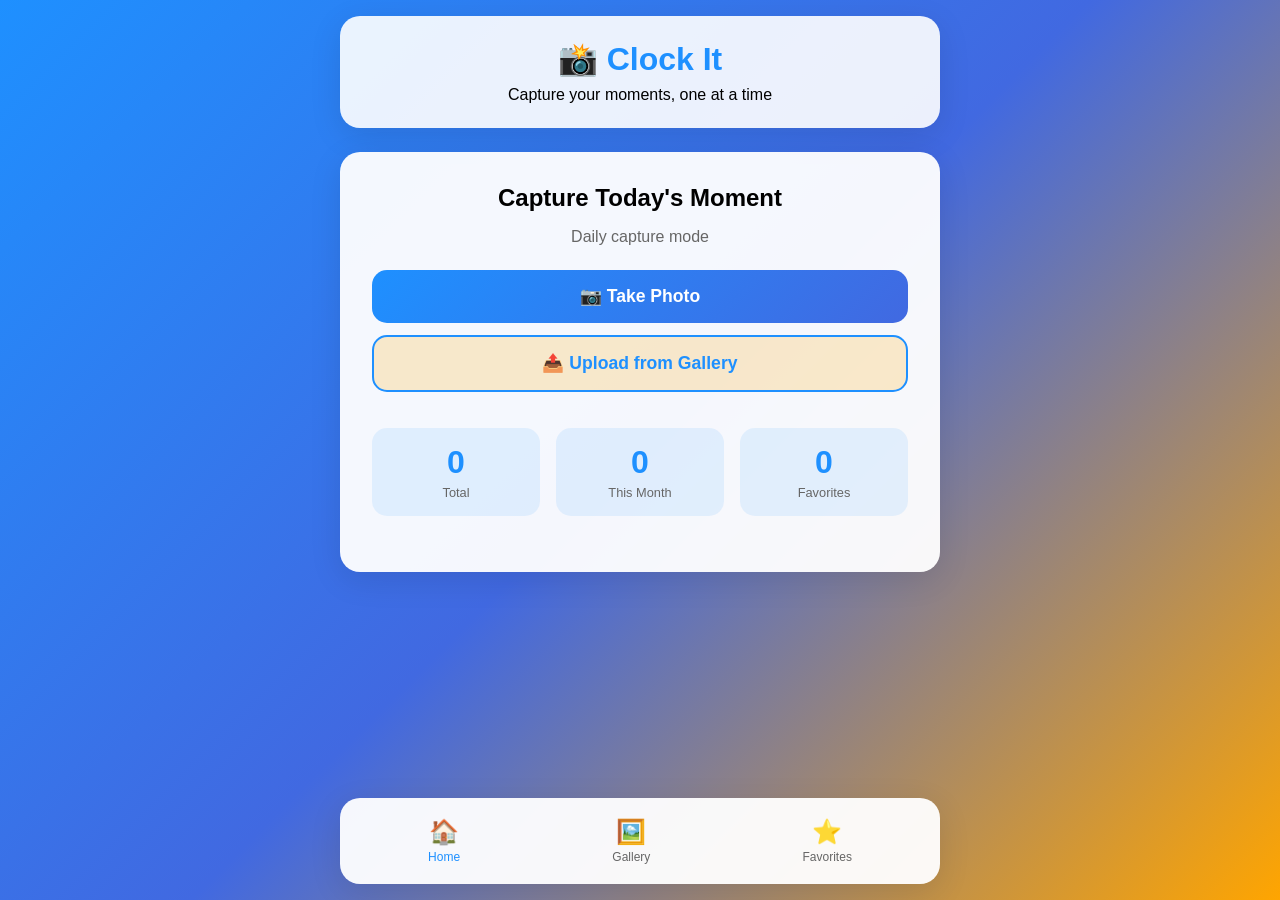
<file: INDEX.html>
<!DOCTYPE html>
<html lang="en">
<head>
    <meta charset="UTF-8">
    <meta name="viewport" content="width=device-width, initial-scale=1.0">
    <meta name="theme-color" content="#1e90ff">
    <title>Clock It - Photo Journal</title>
    <link rel="manifest" href="manifest.json">
    <style>
        * {
            margin: 0;
            padding: 0;
            box-sizing: border-box;
        }

        body {
            font-family: -apple-system, BlinkMacSystemFont, 'Segoe UI', sans-serif;
            background: linear-gradient(135deg, #1e90ff 0%, #4169e1 50%, #ffa500 100%);
            min-height: 100vh;
            padding: 1rem;
        }

        .container {
            max-width: 600px;
            margin: 0 auto;
            padding-bottom: 6rem;
        }

        .header {
            background: rgba(255, 255, 255, 0.9);
            padding: 1.5rem;
            border-radius: 20px;
            margin-bottom: 1.5rem;
            box-shadow: 0 8px 32px rgba(0, 0, 0, 0.1);
            text-align: center;
        }

        .header h1 {
            color: #1e90ff;
            font-size: 2rem;
            margin-bottom: 0.5rem;
        }

        .card {
            background: rgba(255, 255, 255, 0.95);
            padding: 2rem;
            border-radius: 20px;
            margin-bottom: 1.5rem;
            box-shadow: 0 8px 32px rgba(0, 0, 0, 0.1);
        }

        .btn {
            width: 100%;
            padding: 1rem;
            border: none;
            border-radius: 15px;
            font-size: 1.1rem;
            font-weight: 600;
            cursor: pointer;
            margin-bottom: 0.75rem;
            transition: all 0.3s;
        }

        .btn-primary {
            background: linear-gradient(135deg, #1e90ff, #4169e1);
            color: white;
        }

        .btn-primary:hover {
            transform: translateY(-2px);
            box-shadow: 0 6px 20px rgba(30, 144, 255, 0.4);
        }

        .btn-secondary {
            background: rgba(255, 165, 0, 0.2);
            color: #1e90ff;
            border: 2px solid #1e90ff;
        }

        .stats {
            display: grid;
            grid-template-columns: repeat(3, 1fr);
            gap: 1rem;
            margin: 1.5rem 0;
        }

        .stat {
            text-align: center;
            background: rgba(30, 144, 255, 0.1);
            padding: 1rem;
            border-radius: 15px;
        }

        .stat-value {
            font-size: 2rem;
            font-weight: bold;
            color: #1e90ff;
        }

        .stat-label {
            font-size: 0.8rem;
            color: #666;
            margin-top: 0.25rem;
        }

        .gallery {
            display: grid;
            grid-template-columns: repeat(auto-fill, minmax(150px, 1fr));
            gap: 1rem;
        }

        .gallery-item {
            background: white;
            border-radius: 15px;
            overflow: hidden;
            box-shadow: 0 4px 12px rgba(0, 0, 0, 0.1);
            position: relative;
        }

        .gallery-item img {
            width: 100%;
            height: 180px;
            object-fit: cover;
        }

        .gallery-item-info {
            padding: 0.75rem;
        }

        .gallery-item-date {
            font-size: 0.85rem;
            color: #666;
        }

        .star-btn {
            position: absolute;
            top: 0.5rem;
            right: 0.5rem;
            background: rgba(0, 0, 0, 0.5);
            border: none;
            border-radius: 50%;
            width: 36px;
            height: 36px;
            color: white;
            cursor: pointer;
            font-size: 1.25rem;
        }

        .star-btn.starred {
            color: #ffa500;
        }

        .bottom-nav {
            position: fixed;
            bottom: 1rem;
            left: 1rem;
            right: 1rem;
            max-width: 600px;
            margin: 0 auto;
            background: rgba(255, 255, 255, 0.95);
            padding: 0.75rem;
            border-radius: 20px;
            display: flex;
            justify-content: space-around;
            box-shadow: 0 8px 32px rgba(0, 0, 0, 0.1);
        }

        .nav-btn {
            background: none;
            border: none;
            padding: 0.5rem;
            cursor: pointer;
            color: #666;
            font-size: 0.75rem;
            display: flex;
            flex-direction: column;
            align-items: center;
            gap: 0.25rem;
        }

        .nav-btn.active {
            color: #1e90ff;
        }

        .view {
            display: none;
        }

        .view.active {
            display: block;
        }

        .empty-state {
            text-align: center;
            padding: 3rem 1rem;
            color: #666;
        }

        .empty-state svg {
            width: 4rem;
            height: 4rem;
            margin-bottom: 1rem;
            opacity: 0.3;
        }

        .upload-count {
            display: inline-block;
            background: #ffa500;
            color: white;
            padding: 0.2rem 0.5rem;
            border-radius: 10px;
            font-size: 0.75rem;
            margin-left: 0.5rem;
        }

        .hidden {
            display: none;
        }

        .toast {
            position: fixed;
            bottom: 6rem;
            left: 50%;
            transform: translateX(-50%);
            background: rgba(0, 0, 0, 0.8);
            color: white;
            padding: 1rem 1.5rem;
            border-radius: 15px;
            z-index: 1000;
        }
    </style>
</head>
<body>
    <div class="container">
        <!-- Home View -->
        <div id="home-view" class="view active">
            <div class="header">
                <h1>📸 Clock It</h1>
                <p>Capture your moments, one at a time</p>
            </div>

            <div class="card">
                <h2 id="capture-status" style="text-align: center; margin-bottom: 1rem;">Capture Today's Moment</h2>
                <p id="frequency-display" style="text-align: center; color: #666; margin-bottom: 1.5rem;">Daily capture mode</p>

                <button class="btn btn-primary" onclick="document.getElementById('photo-input').click()">
                    📷 Take Photo
                </button>
                <input type="file" id="photo-input" accept="image/*" capture="environment" style="display: none;">

                <button class="btn btn-secondary" onclick="document.getElementById('upload-input').click()">
                    📤 Upload from Gallery
                    <span id="upload-count" class="upload-count"></span>
                </button>
                <input type="file" id="upload-input" accept="image/*" multiple style="display: none;">

                <div class="stats">
                    <div class="stat">
                        <div class="stat-value" id="total-moments">0</div>
                        <div class="stat-label">Total</div>
                    </div>
                    <div class="stat">
                        <div class="stat-value" id="month-moments">0</div>
                        <div class="stat-label">This Month</div>
                    </div>
                    <div class="stat">
                        <div class="stat-value" id="favorites-count">0</div>
                        <div class="stat-label">Favorites</div>
                    </div>
                </div>
            </div>
        </div>

        <!-- Gallery View -->
        <div id="gallery-view" class="view">
            <div class="header">
                <h1>🖼️ Gallery</h1>
            </div>
            <div id="gallery-grid" class="gallery">
                <div class="empty-state">
                    <p>No moments captured yet</p>
                </div>
            </div>
        </div>

        <!-- Favorites View -->
        <div id="favorites-view" class="view">
            <div class="header">
                <h1>⭐ Favorites</h1>
            </div>
            <div id="favorites-grid" class="gallery">
                <div class="empty-state">
                    <p>No favorites yet</p>
                </div>
            </div>
        </div>
    </div>

    <div class="bottom-nav">
        <button class="nav-btn active" onclick="showView('home')">
            <span style="font-size: 1.5rem;">🏠</span>
            <span>Home</span>
        </button>
        <button class="nav-btn" onclick="showView('gallery')">
            <span style="font-size: 1.5rem;">🖼️</span>
            <span>Gallery</span>
        </button>
        <button class="nav-btn" onclick="showView('favorites')">
            <span style="font-size: 1.5rem;">⭐</span>
            <span>Favorites</span>
        </button>
    </div>

    <div id="toast" class="toast hidden"></div>

    <script>
        // Simple, guaranteed to work version
        let photos = [];
        let favorites = new Set();
        let uploadsThisMonth = 0;
        const MAX_UPLOADS = 3;

        // Load data
        function loadData() {
            const saved = localStorage.getItem('clockit-photos');
            const savedFavs = localStorage.getItem('clockit-favorites');
            const savedUploads = localStorage.getItem('clockit-uploads');
            
            if (saved) photos = JSON.parse(saved);
            if (savedFavs) favorites = new Set(JSON.parse(savedFavs));
            if (savedUploads) uploadsThisMonth = parseInt(savedUploads);
            
            updateUI();
        }

        // Save data
        function saveData() {
            localStorage.setItem('clockit-photos', JSON.stringify(photos));
            localStorage.setItem('clockit-favorites', JSON.stringify([...favorites]));
            localStorage.setItem('clockit-uploads', uploadsThisMonth.toString());
        }

        // Capture photo
        document.getElementById('photo-input').addEventListener('change', (e) => {
            const file = e.target.files[0];
            if (!file) return;

            const reader = new FileReader();
            reader.onload = (event) => {
                photos.push({
                    id: Date.now(),
                    data: event.target.result,
                    date: new Date().toISOString()
                });
                saveData();
                updateUI();
                showToast('Photo captured! 📸');
            };
            reader.readAsDataURL(file);
            e.target.value = '';
        });

        // Upload photos
        document.getElementById('upload-input').addEventListener('change', (e) => {
            const files = e.target.files;
            if (!files.length) return;

            const remaining = MAX_UPLOADS - uploadsThisMonth;
            if (remaining <= 0) {
                showToast('Upload limit reached! Upgrade to Premium');
                return;
            }

            const count = Math.min(files.length, remaining);
            let processed = 0;

            for (let i = 0; i < count; i++) {
                const reader = new FileReader();
                reader.onload = (event) => {
                    photos.push({
                        id: Date.now() + i,
                        data: event.target.result,
                        date: new Date().toISOString(),
                        uploaded: true
                    });
                    processed++;
                    if (processed === count) {
                        uploadsThisMonth += count;
                        saveData();
                        updateUI();
                        showToast(`${count} photo(s) uploaded! 📤`);
                    }
                };
                reader.readAsDataURL(files[i]);
            }
            e.target.value = '';
        });

        // Toggle favorite
        function toggleFavorite(id) {
            if (favorites.has(id)) {
                favorites.delete(id);
            } else {
                favorites.add(id);
            }
            saveData();
            updateUI();
        }

        // Update UI
        function updateUI() {
            document.getElementById('total-moments').textContent = photos.length;
            document.getElementById('favorites-count').textContent = favorites.size;
            
            const now = new Date();
            const monthPhotos = photos.filter(p => {
                const d = new Date(p.date);
                return d.getMonth() === now.getMonth() && d.getFullYear() === now.getFullYear();
            });
            document.getElementById('month-moments').textContent = monthPhotos.length;

            // Update upload count
            const remaining = MAX_UPLOADS - uploadsThisMonth;
            const uploadCountEl = document.getElementById('upload-count');
            uploadCountEl.textContent = remaining > 0 ? `${remaining} left` : 'Limit reached';
            uploadCountEl.style.display = uploadsThisMonth > 0 ? 'inline-block' : 'none';

            updateGallery();
            updateFavorites();
        }

        // Update gallery
        function updateGallery() {
            const grid = document.getElementById('gallery-grid');
            if (photos.length === 0) {
                grid.innerHTML = '<div class="empty-state"><p>No moments yet</p></div>';
                return;
            }

            grid.innerHTML = photos.slice().reverse().map(photo => `
                <div class="gallery-item">
                    <img src="${photo.data}" alt="Moment">
                    <button class="star-btn ${favorites.has(photo.id) ? 'starred' : ''}" onclick="toggleFavorite(${photo.id})">
                        ${favorites.has(photo.id) ? '★' : '☆'}
                    </button>
                    <div class="gallery-item-info">
                        <div class="gallery-item-date">${new Date(photo.date).toLocaleDateString()}</div>
                    </div>
                </div>
            `).join('');
        }

        // Update favorites
        function updateFavorites() {
            const grid = document.getElementById('favorites-grid');
            const favPhotos = photos.filter(p => favorites.has(p.id));
            
            if (favPhotos.length === 0) {
                grid.innerHTML = '<div class="empty-state"><p>No favorites yet</p></div>';
                return;
            }

            grid.innerHTML = favPhotos.map(photo => `
                <div class="gallery-item">
                    <img src="${photo.data}" alt="Favorite">
                    <button class="star-btn starred" onclick="toggleFavorite(${photo.id})">★</button>
                    <div class="gallery-item-info">
                        <div class="gallery-item-date">${new Date(photo.date).toLocaleDateString()}</div>
                    </div>
                </div>
            `).join('');
        }

        // Show view
        function showView(name) {
            document.querySelectorAll('.view').forEach(v => v.classList.remove('active'));
            document.getElementById(name + '-view').classList.add('active');
            
            document.querySelectorAll('.nav-btn').forEach(b => b.classList.remove('active'));
            event.target.closest('.nav-btn').classList.add('active');
        }

        // Toast
        function showToast(msg) {
            const toast = document.getElementById('toast');
            toast.textContent = msg;
            toast.classList.remove('hidden');
            setTimeout(() => toast.classList.add('hidden'), 3000);
        }

        // Initialize
        loadData();
    </script>
</body>
</html>
</file>
